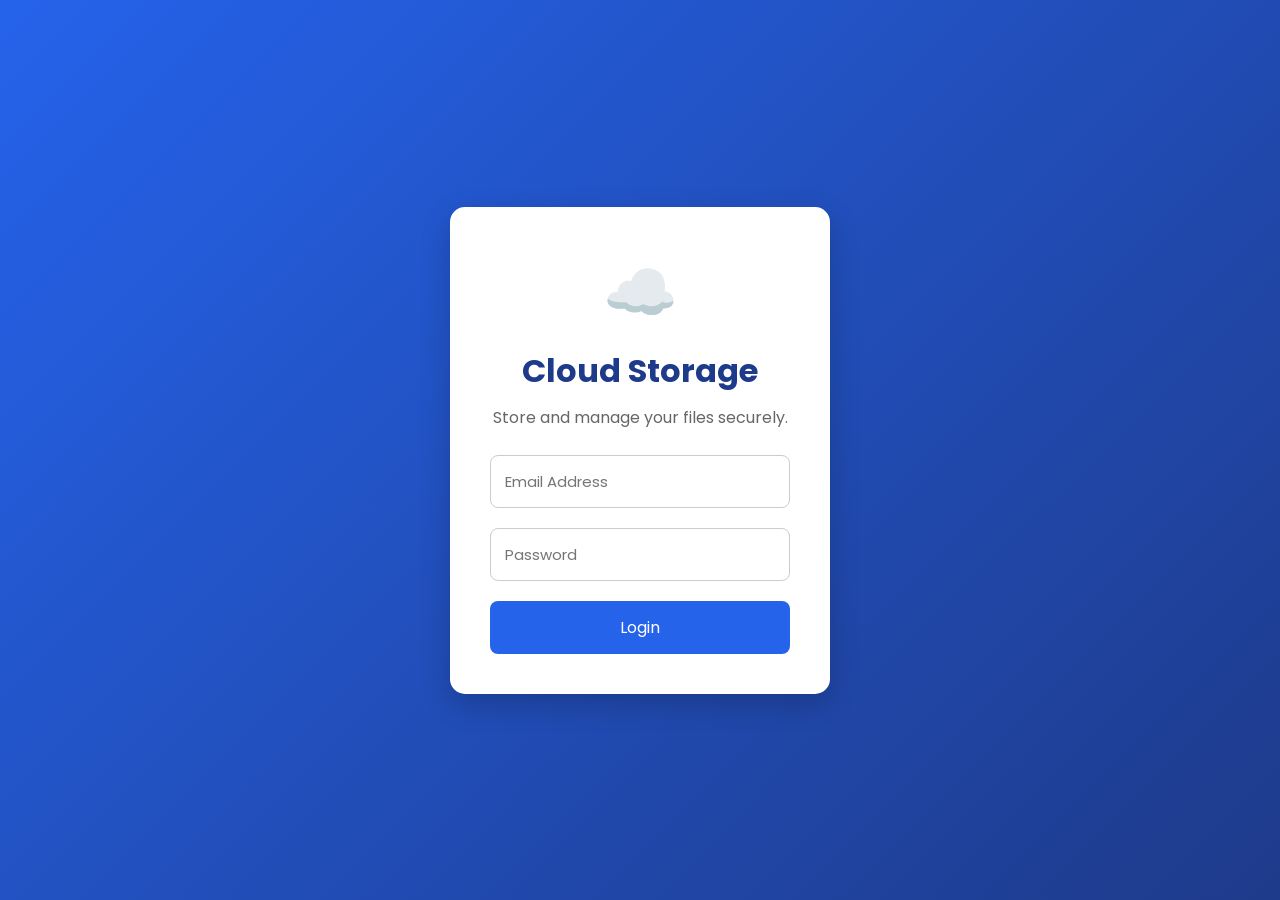
<file: index.html>
<!DOCTYPE html>
<html lang="en">
<head>
    <meta charset="UTF-8">
    <meta name="viewport" content="width=device-width, initial-scale=1.0">
    <title>Cloud Storage System - Login</title>

    <!-- Google Font -->
    <link href="https://fonts.googleapis.com/css2?family=Poppins:wght@300;400;500;600;700&display=swap" rel="stylesheet">

    <!-- CSS -->
    <link rel="stylesheet" href="style.css">
</head>
<body>

<div class="login-container">

    <div class="login-card">

        <div class="logo">
            ☁️
        </div>

        <h1>Cloud Storage</h1>

        <p>Store and manage your files securely.</p>

        <form id="loginForm">

            <div class="input-box">
                <input
                    type="email"
                    id="email"
                    placeholder="Email Address"
                    required>
            </div>

            <div class="input-box">
                <input
                    type="password"
                    id="password"
                    placeholder="Password"
                    required>
            </div>

            <button type="submit" class="login-btn">
                Login
            </button>

        </form>

    </div>

</div>

<script src="script.js"></script>

</body>
</html>
</file>
<file: style.css>
/* =========================
   GOOGLE FONT & RESET
========================= */

*{
    margin:0;
    padding:0;
    box-sizing:border-box;
    font-family:'Poppins',sans-serif;
}

body{
    background:#f5f7fb;
}

/* =========================
   LOGIN PAGE
========================= */

.login-container{
    width:100%;
    height:100vh;
    display:flex;
    justify-content:center;
    align-items:center;
    background:linear-gradient(135deg,#2563eb,#1e3a8a);
}

.login-card{
    width:380px;
    background:#fff;
    padding:40px;
    border-radius:15px;
    text-align:center;
    box-shadow:0 10px 30px rgba(0,0,0,0.2);
}

.logo{
    font-size:60px;
    margin-bottom:10px;
}

.login-card h1{
    color:#1e3a8a;
    margin-bottom:10px;
}

.login-card p{
    color:#666;
    margin-bottom:25px;
}

.input-box{
    margin-bottom:20px;
}

.input-box input{
    width:100%;
    padding:14px;
    border:1px solid #ccc;
    border-radius:8px;
    outline:none;
    font-size:15px;
}

.input-box input:focus{
    border-color:#2563eb;
}

.login-btn{
    width:100%;
    padding:14px;
    border:none;
    border-radius:8px;
    background:#2563eb;
    color:#fff;
    font-size:16px;
    cursor:pointer;
    transition:.3s;
}

.login-btn:hover{
    background:#1e40af;
}

/* =========================
   DASHBOARD
========================= */

.dashboard{
    display:flex;
    min-height:100vh;
}

/* Sidebar */

.sidebar{
    width:240px;
    background:#1e3a8a;
    color:#fff;
    padding:30px 20px;
}

.sidebar h2{
    margin-bottom:40px;
    text-align:center;
}

.sidebar ul{
    list-style:none;
}

.sidebar ul li{
    padding:15px;
    margin-bottom:10px;
    border-radius:8px;
    cursor:pointer;
    transition:.3s;
}

.sidebar ul li:hover,
.sidebar ul li.active{
    background:#2563eb;
}

/* Main Content */

.main-content{
    flex:1;
    padding:30px;
}
/* =========================
   NAVBAR
========================= */

.navbar{
    display:flex;
    justify-content:space-between;
    align-items:center;
    margin-bottom:30px;
}

.navbar input{
    width:320px;
    padding:12px;
    border:1px solid #ccc;
    border-radius:8px;
    outline:none;
    font-size:15px;
}

.profile{
    background:#2563eb;
    color:#fff;
    padding:10px 20px;
    border-radius:8px;
    font-weight:500;
}

/* =========================
   STORAGE CARD
========================= */

.storage-card{
    background:#fff;
    padding:20px;
    border-radius:12px;
    box-shadow:0 5px 15px rgba(0,0,0,0.1);
    margin-bottom:25px;
}

.progress{
    width:100%;
    height:18px;
    background:#ddd;
    border-radius:20px;
    margin:15px 0;
    overflow:hidden;
}

.progress-bar{
    width:0%;
    height:100%;
    background:#2563eb;
    transition:.4s;
}

/* =========================
   UPLOAD SECTION
========================= */

.upload-section{
    display:flex;
    gap:15px;
    margin-bottom:30px;
}

.upload-section input{
    flex:1;
    padding:10px;
    background:#fff;
    border:1px solid #ccc;
    border-radius:8px;
}

.upload-section button{
    background:#2563eb;
    color:#fff;
    border:none;
    padding:12px 20px;
    border-radius:8px;
    cursor:pointer;
    transition:.3s;
}

.upload-section button:hover{
    background:#1d4ed8;
}

/* =========================
   TABLE
========================= */

.table-section{
    background:#fff;
    padding:20px;
    border-radius:12px;
    box-shadow:0 5px 15px rgba(0,0,0,0.1);
    margin-bottom:30px;
}

.table-section table{
    width:100%;
    border-collapse:collapse;
    margin-top:20px;
}

.table-section th{
    background:#2563eb;
    color:#fff;
    padding:12px;
}

.table-section td{
    padding:12px;
    text-align:center;
    border-bottom:1px solid #eee;
}

.table-section tr:hover{
    background:#f5f7fb;
}

/* =========================
   DELETE BUTTON
========================= */

.delete-btn{
    background:#ef4444;
    color:#fff;
    border:none;
    padding:8px 15px;
    border-radius:6px;
    cursor:pointer;
}

.delete-btn:hover{
    background:#dc2626;
}

/* =========================
   RECENT ACTIVITY
========================= */

.activity{
    background:#fff;
    padding:20px;
    border-radius:12px;
    box-shadow:0 5px 15px rgba(0,0,0,0.1);
}

.activity ul{
    margin-top:15px;
    list-style:none;
}

.activity li{
    padding:10px;
    border-bottom:1px solid #eee;
}

/* =========================
   RESPONSIVE
========================= */

@media(max-width:900px){

.dashboard{
    flex-direction:column;
}

.sidebar{
    width:100%;
}

.navbar{
    flex-direction:column;
    gap:15px;
}

.navbar input{
    width:100%;
}

.upload-section{
    flex-direction:column;
}

.table-section{
    overflow-x:auto;
}

}
</file>
